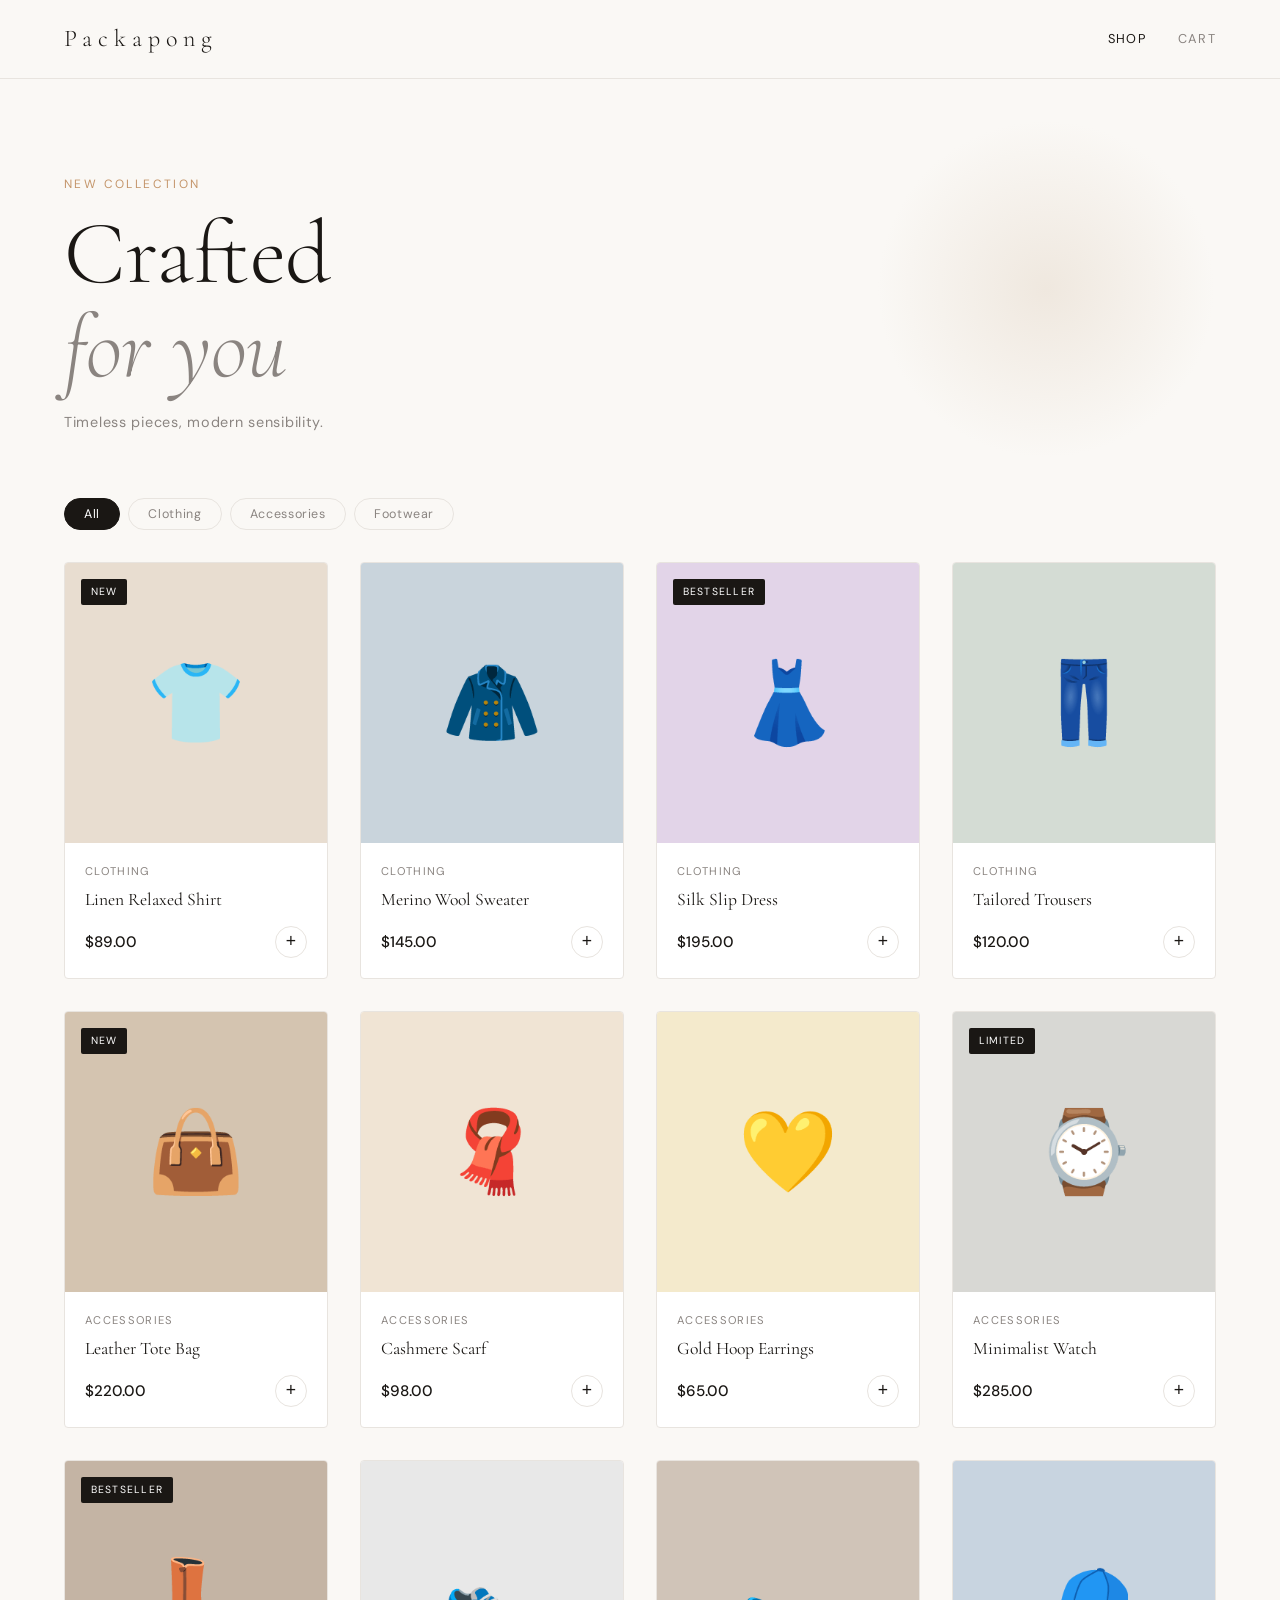
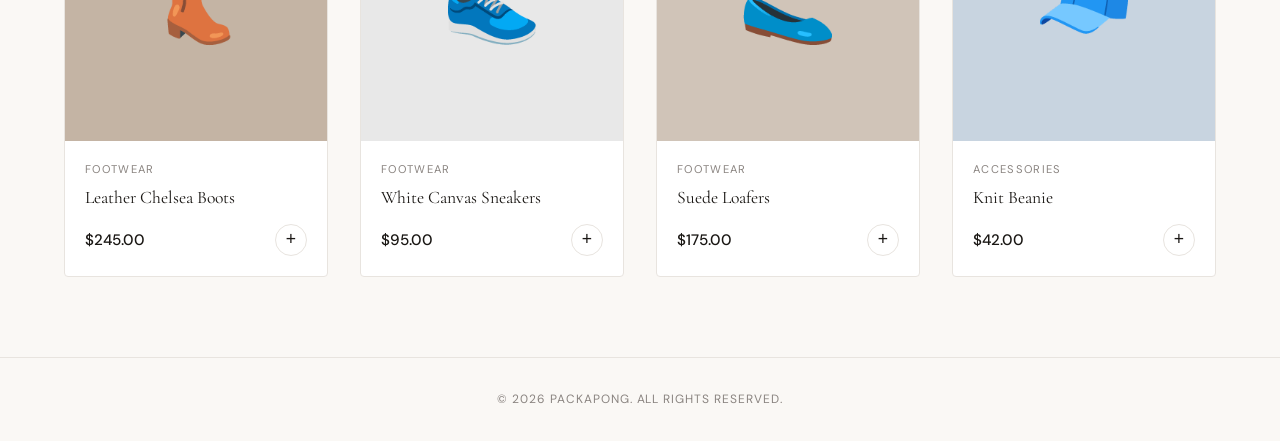
<file: index.html>
<!DOCTYPE html>
<html lang="en">
<head>
  <meta charset="UTF-8" />
  <meta name="viewport" content="width=device-width, initial-scale=1.0"/>
  <title>Packapong — Shop</title>
  <link rel="stylesheet" href="style.css"/>
  <link href="https://fonts.googleapis.com/css2?family=Cormorant+Garamond:ital,wght@0,300;0,400;0,600;1,300;1,400&family=DM+Sans:wght@300;400;500&display=swap" rel="stylesheet"/>
</head>
<body>
  <!-- NAV -->
  <nav class="nav">
    <a href="index.html" class="nav-logo">Packapong</a>
    <div class="nav-links">
      <a href="index.html" class="active">Shop</a>
      <a href="cart.html" class="cart-link">
        Cart <span class="cart-badge" id="cartCount">0</span>
      </a>
    </div>
  </nav>

  <!-- HERO -->
  <header class="hero">
    <div class="hero-text">
      <p class="hero-eyebrow">New Collection</p>
      <h1>Crafted<br/><em>for you</em></h1>
      <p class="hero-sub">Timeless pieces, modern sensibility.</p>
    </div>
    <div class="hero-accent"></div>
  </header>

  <!-- FILTERS -->
  <section class="filters">
    <button class="filter-btn active" data-filter="all">All</button>
    <button class="filter-btn" data-filter="clothing">Clothing</button>
    <button class="filter-btn" data-filter="accessories">Accessories</button>
    <button class="filter-btn" data-filter="footwear">Footwear</button>
  </section>

  <!-- PRODUCT GRID -->
  <main class="product-grid" id="productGrid"></main>

  <!-- TOAST -->
  <div class="toast" id="toast">Added to cart</div>

  <footer class="footer">
    <p>© 2026 Packapong. All rights reserved.</p>
  </footer>

  <script src="data.js"></script>
  <script src="cart.js"></script>
  <script>
    renderProducts(products, 'productGrid');

    document.querySelectorAll('.filter-btn').forEach(btn => {
      btn.addEventListener('click', () => {
        document.querySelectorAll('.filter-btn').forEach(b => b.classList.remove('active'));
        btn.classList.add('active');
        const f = btn.dataset.filter;
        const filtered = f === 'all' ? products : products.filter(p => p.category === f);
        renderProducts(filtered, 'productGrid');
      });
    });

    function renderProducts(list, gridId) {
      const grid = document.getElementById(gridId);
      grid.innerHTML = list.map(p => `
        <article class="product-card" data-id="${p.id}">
          <a href="product.html?id=${p.id}" class="product-img-wrap">
            <div class="product-img" style="background:${p.color}">
              <span class="product-emoji">${p.emoji}</span>
            </div>
            ${p.badge ? `<span class="badge">${p.badge}</span>` : ''}
          </a>
          <div class="product-info">
            <p class="product-cat">${p.category}</p>
            <a href="product.html?id=${p.id}" class="product-name">${p.name}</a>
            <div class="product-bottom">
              <span class="product-price">$${p.price.toFixed(2)}</span>
              <button class="add-btn" onclick="addToCart(${p.id})">+</button>
            </div>
          </div>
        </article>
      `).join('');
    }
  </script>
</body>
</html>
</file>
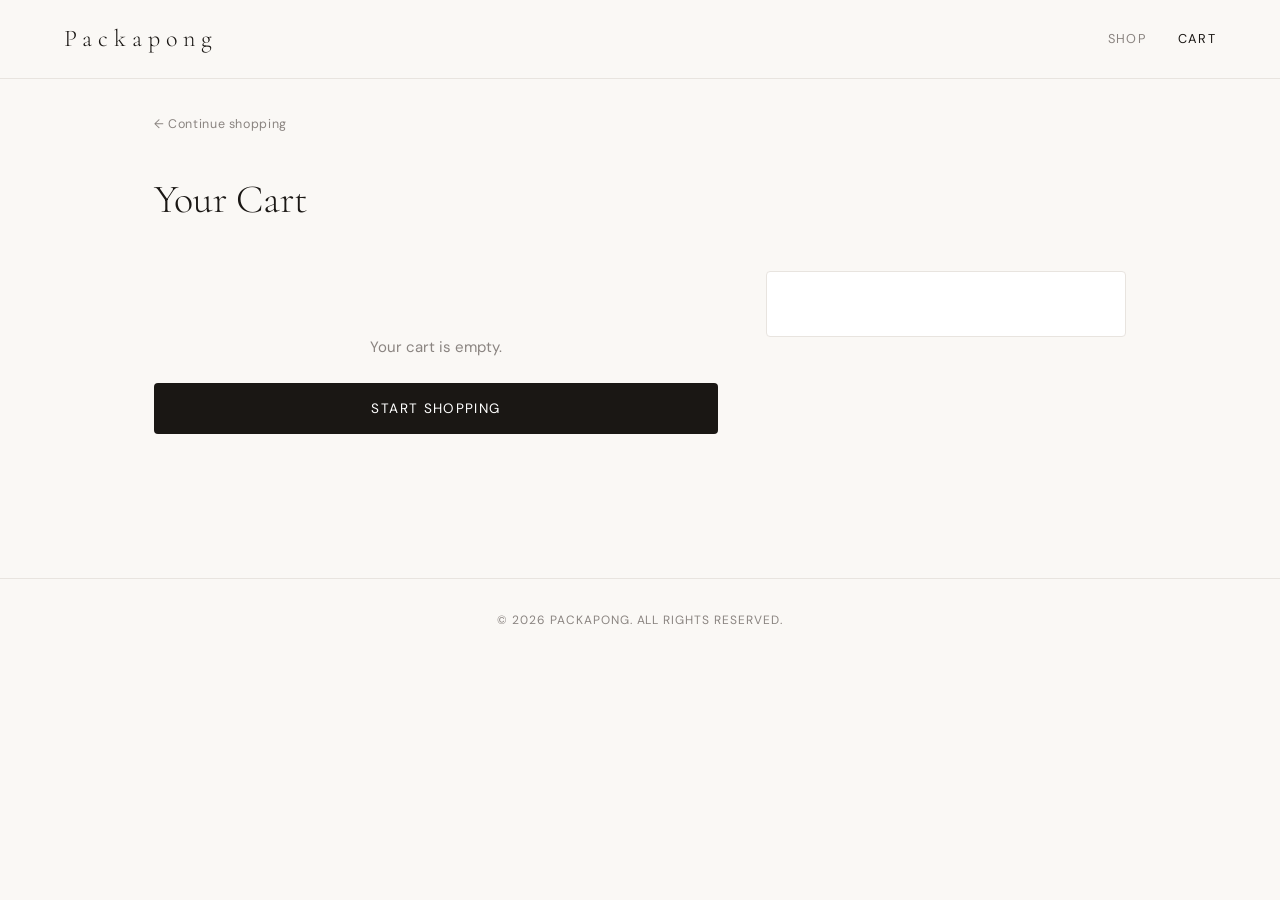
<file: cart.html>
<!DOCTYPE html>
<html lang="en">
<head>
  <meta charset="UTF-8"/>
  <meta name="viewport" content="width=device-width, initial-scale=1.0"/>
  <title>Packapong — Cart</title>
  <link rel="stylesheet" href="style.css"/>
  <link href="https://fonts.googleapis.com/css2?family=Cormorant+Garamond:ital,wght@0,300;0,400;0,600;1,300;1,400&family=DM+Sans:wght@300;400;500&display=swap" rel="stylesheet"/>
</head>
<body>
  <nav class="nav">
    <a href="index.html" class="nav-logo">Packapong</a>
    <div class="nav-links">
      <a href="index.html">Shop</a>
      <a href="cart.html" class="cart-link active">Cart <span class="cart-badge" id="cartCount">0</span></a>
    </div>
  </nav>

  <main class="cart-page">
    <a class="back-link" href="index.html">← Continue shopping</a>
    <h1 class="page-title">Your Cart</h1>
    <div class="cart-layout">
      <div class="cart-items" id="cartItems"></div>
      <aside class="cart-summary" id="cartSummary"></aside>
    </div>
  </main>

  <footer class="footer"><p>© 2026 Packapong. All rights reserved.</p></footer>

  <script src="data.js"></script>
  <script src="cart.js"></script>
  <script>
    function renderCart() {
      const cart = getCart();
      const itemsEl = document.getElementById('cartItems');
      const summaryEl = document.getElementById('cartSummary');
      updateCartBadge();

      if (cart.length === 0) {
        itemsEl.innerHTML = `<div class="empty-cart"><p>Your cart is empty.</p><a href="index.html" class="cta-btn" style="display:inline-block;text-decoration:none;margin-top:1.5rem;">Start Shopping</a></div>`;
        summaryEl.innerHTML = '';
        return;
      }

      itemsEl.innerHTML = cart.map(item => {
        const p = products.find(x => x.id === item.id);
        return `
          <div class="cart-item">
            <div class="cart-item-img" style="background:${p.color}"><span>${p.emoji}</span></div>
            <div class="cart-item-info">
              <p class="cart-item-cat">${p.category}</p>
              <p class="cart-item-name">${p.name}</p>
              <p class="cart-item-price">$${p.price.toFixed(2)}</p>
            </div>
            <div class="cart-item-controls">
              <button class="qty-btn" onclick="updateQty(${item.id}, ${item.qty - 1})">−</button>
              <span class="qty-display">${item.qty}</span>
              <button class="qty-btn" onclick="updateQty(${item.id}, ${item.qty + 1})">+</button>
              <button class="remove-btn" onclick="removeFromCart(${item.id})">✕</button>
            </div>
          </div>
        `;
      }).join('');

      const subtotal = cart.reduce((sum, item) => {
        const p = products.find(x => x.id === item.id);
        return sum + p.price * item.qty;
      }, 0);
      const shipping = subtotal > 100 ? 0 : 9.99;
      const total = subtotal + shipping;

      summaryEl.innerHTML = `
        <h3 class="summary-title">Order Summary</h3>
        <div class="summary-row"><span>Subtotal</span><span>$${subtotal.toFixed(2)}</span></div>
        <div class="summary-row"><span>Shipping</span><span>${shipping === 0 ? '<em>Free</em>' : '$' + shipping.toFixed(2)}</span></div>
        ${subtotal < 100 ? `<p class="free-shipping-msg">Spend $${(100 - subtotal).toFixed(2)} more for free shipping</p>` : '<p class="free-shipping-msg success">🎉 You have free shipping!</p>'}
        <div class="summary-row total-row"><span>Total</span><span>$${total.toFixed(2)}</span></div>
        <a href="checkout.html" class="cta-btn" style="display:block;text-align:center;text-decoration:none;margin-top:1.5rem;">Proceed to Checkout</a>
      `;
    }

    function updateQty(id, newQty) {
      if (newQty < 1) { removeFromCart(id); return; }
      let cart = getCart();
      cart = cart.map(i => i.id === id ? {...i, qty: newQty} : i);
      saveCart(cart);
      renderCart();
    }

    renderCart();
  </script>
</body>
</html>
</file>
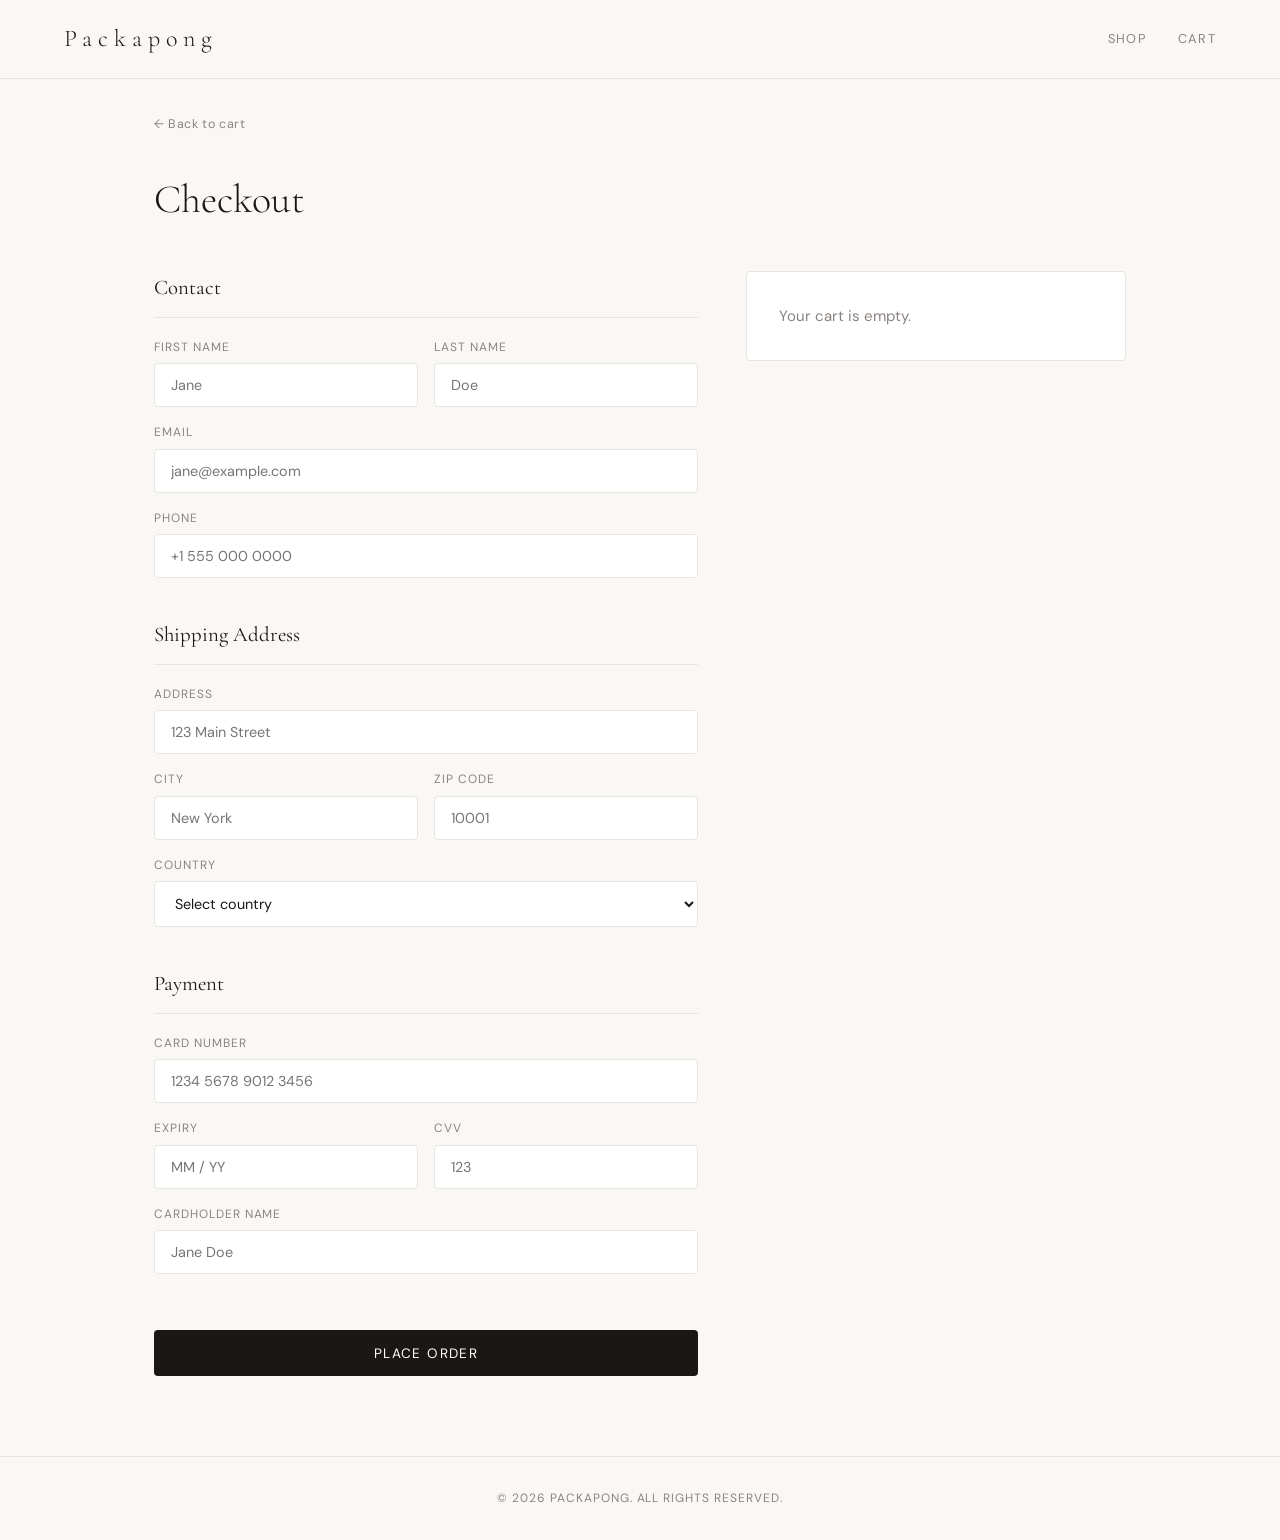
<file: checkout.html>
<!DOCTYPE html>
<html lang="en">
<head>
  <meta charset="UTF-8"/>
  <meta name="viewport" content="width=device-width, initial-scale=1.0"/>
  <title>Packapong — Checkout</title>
  <link rel="stylesheet" href="style.css"/>
  <link href="https://fonts.googleapis.com/css2?family=Cormorant+Garamond:ital,wght@0,300;0,400;0,600;1,300;1,400&family=DM+Sans:wght@300;400;500&display=swap" rel="stylesheet"/>
</head>
<body>
  <nav class="nav">
    <a href="index.html" class="nav-logo">Packapong</a>
    <div class="nav-links">
      <a href="index.html">Shop</a>
      <a href="cart.html" class="cart-link">Cart <span class="cart-badge" id="cartCount">0</span></a>
    </div>
  </nav>

  <main class="checkout-page">
    <a class="back-link" href="cart.html">← Back to cart</a>
    <h1 class="page-title">Checkout</h1>

    <div class="checkout-layout">
      <!-- FORM -->
      <div class="checkout-form-wrap">
        <section class="form-section">
          <h2 class="form-section-title">Contact</h2>
          <div class="form-row">
            <div class="form-group">
              <label>First Name</label>
              <input type="text" id="firstName" placeholder="Jane"/>
            </div>
            <div class="form-group">
              <label>Last Name</label>
              <input type="text" id="lastName" placeholder="Doe"/>
            </div>
          </div>
          <div class="form-group">
            <label>Email</label>
            <input type="email" id="email" placeholder="jane@example.com"/>
          </div>
          <div class="form-group">
            <label>Phone</label>
            <input type="tel" id="phone" placeholder="+1 555 000 0000"/>
          </div>
        </section>

        <section class="form-section">
          <h2 class="form-section-title">Shipping Address</h2>
          <div class="form-group">
            <label>Address</label>
            <input type="text" id="address" placeholder="123 Main Street"/>
          </div>
          <div class="form-row">
            <div class="form-group">
              <label>City</label>
              <input type="text" id="city" placeholder="New York"/>
            </div>
            <div class="form-group">
              <label>ZIP Code</label>
              <input type="text" id="zip" placeholder="10001"/>
            </div>
          </div>
          <div class="form-group">
            <label>Country</label>
            <select id="country">
              <option value="">Select country</option>
              <option>United States</option>
              <option>United Kingdom</option>
              <option>Thailand</option>
              <option>Australia</option>
              <option>Canada</option>
              <option>Germany</option>
              <option>France</option>
              <option>Japan</option>
            </select>
          </div>
        </section>

        <section class="form-section">
          <h2 class="form-section-title">Payment</h2>
          <div class="form-group">
            <label>Card Number</label>
            <input type="text" placeholder="1234 5678 9012 3456" maxlength="19" oninput="formatCard(this)"/>
          </div>
          <div class="form-row">
            <div class="form-group">
              <label>Expiry</label>
              <input type="text" placeholder="MM / YY" maxlength="7" oninput="formatExpiry(this)"/>
            </div>
            <div class="form-group">
              <label>CVV</label>
              <input type="text" placeholder="123" maxlength="3"/>
            </div>
          </div>
          <div class="form-group">
            <label>Cardholder Name</label>
            <input type="text" placeholder="Jane Doe"/>
          </div>
        </section>

        <button class="cta-btn" style="width:100%;margin-top:1rem;" onclick="placeOrder()">Place Order</button>
      </div>

      <!-- ORDER SUMMARY -->
      <aside class="checkout-summary" id="checkoutSummary"></aside>
    </div>
  </main>

  <!-- SUCCESS MODAL -->
  <div class="modal-overlay" id="modalOverlay">
    <div class="modal">
      <div class="modal-icon">✓</div>
      <h2>Order Placed!</h2>
      <p>Thank you for your purchase. A confirmation email will be sent shortly.</p>
      <a href="index.html" class="cta-btn" style="display:inline-block;text-decoration:none;margin-top:1.5rem;">Continue Shopping</a>
    </div>
  </div>

  <footer class="footer"><p>© 2026 Packapong. All rights reserved.</p></footer>

  <script src="data.js"></script>
  <script src="cart.js"></script>
  <script>
    function renderSummary() {
      const cart = getCart();
      const el = document.getElementById('checkoutSummary');
      updateCartBadge();
      if (cart.length === 0) {
        el.innerHTML = '<p style="color:var(--muted)">Your cart is empty.</p>';
        return;
      }
      const subtotal = cart.reduce((s, i) => s + products.find(p => p.id === i.id).price * i.qty, 0);
      const shipping = subtotal > 100 ? 0 : 9.99;
      const total = subtotal + shipping;

      el.innerHTML = `
        <h3 class="summary-title">Order Summary</h3>
        ${cart.map(item => {
          const p = products.find(x => x.id === item.id);
          return `<div class="checkout-item">
            <div class="checkout-item-img" style="background:${p.color}"><span>${p.emoji}</span></div>
            <div><p class="checkout-item-name">${p.name}</p><p class="checkout-item-qty">Qty: ${item.qty}</p></div>
            <span>$${(p.price * item.qty).toFixed(2)}</span>
          </div>`;
        }).join('')}
        <hr class="divider"/>
        <div class="summary-row"><span>Subtotal</span><span>$${subtotal.toFixed(2)}</span></div>
        <div class="summary-row"><span>Shipping</span><span>${shipping === 0 ? 'Free' : '$' + shipping.toFixed(2)}</span></div>
        <div class="summary-row total-row"><span>Total</span><span>$${total.toFixed(2)}</span></div>
      `;
    }

    function placeOrder() {
      // Basic validation
      const required = ['firstName','lastName','email','address','city','zip','country'];
      let valid = true;
      required.forEach(id => {
        const el = document.getElementById(id);
        if (!el.value.trim()) { el.style.borderColor = '#c0392b'; valid = false; }
        else el.style.borderColor = '';
      });
      if (!valid) { alert('Please fill in all required fields.'); return; }

      document.getElementById('modalOverlay').classList.add('active');
      saveCart([]);
    }

    function formatCard(el) {
      let v = el.value.replace(/\D/g,'').substring(0,16);
      el.value = v.replace(/(.{4})/g,'$1 ').trim();
    }
    function formatExpiry(el) {
      let v = el.value.replace(/\D/g,'').substring(0,4);
      if (v.length >= 2) v = v.slice(0,2) + ' / ' + v.slice(2);
      el.value = v;
    }

    renderSummary();
  </script>
</body>
</html>
</file>
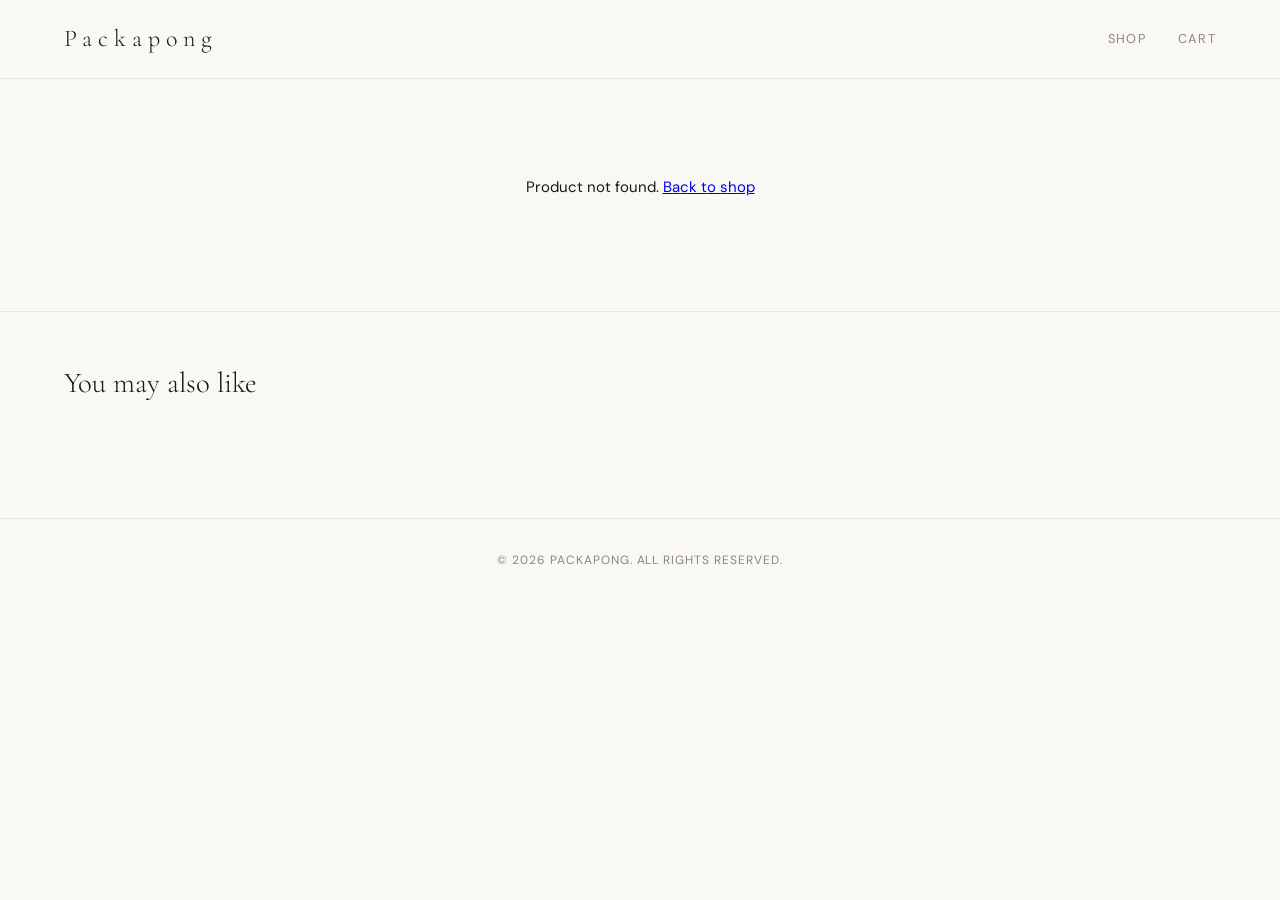
<file: product.html>
<!DOCTYPE html>
<html lang="en">
<head>
  <meta charset="UTF-8"/>
  <meta name="viewport" content="width=device-width, initial-scale=1.0"/>
  <title>Packapong — Product</title>
  <link rel="stylesheet" href="style.css"/>
  <link href="https://fonts.googleapis.com/css2?family=Cormorant+Garamond:ital,wght@0,300;0,400;0,600;1,300;1,400&family=DM+Sans:wght@300;400;500&display=swap" rel="stylesheet"/>
</head>
<body>
  <nav class="nav">
    <a href="index.html" class="nav-logo">Packapong</a>
    <div class="nav-links">
      <a href="index.html">Shop</a>
      <a href="cart.html" class="cart-link">Cart <span class="cart-badge" id="cartCount">0</span></a>
    </div>
  </nav>

  <main class="product-detail" id="productDetail"></main>

  <section class="related-section">
    <h3>You may also like</h3>
    <div class="product-grid related-grid" id="relatedGrid"></div>
  </section>

  <div class="toast" id="toast">Added to cart</div>
  <footer class="footer"><p>© 2026 Packapong. All rights reserved.</p></footer>

  <script src="data.js"></script>
  <script src="cart.js"></script>
  <script>
    const params = new URLSearchParams(location.search);
    const id = parseInt(params.get('id'));
    const product = products.find(p => p.id === id);

    if (!product) {
      document.getElementById('productDetail').innerHTML = '<p style="padding:4rem;text-align:center;">Product not found. <a href="index.html">Back to shop</a></p>';
    } else {
      document.title = `Packapong — ${product.name}`;
      document.getElementById('productDetail').innerHTML = `
        <a class="back-link" href="index.html">← Back to shop</a>
        <div class="detail-layout">
          <div class="detail-img" style="background:${product.color}">
            <span class="detail-emoji">${product.emoji}</span>
          </div>
          <div class="detail-info">
            <p class="product-cat">${product.category}</p>
            <h1 class="detail-name">${product.name}</h1>
            <p class="detail-price">$${product.price.toFixed(2)}</p>
            <p class="detail-desc">${product.description}</p>
            <div class="size-row">
              <p class="size-label">Select Size</p>
              <div class="sizes">
                ${product.sizes.map(s => `<button class="size-btn" onclick="selectSize(this)">${s}</button>`).join('')}
              </div>
            </div>
            <div class="qty-row">
              <button class="qty-btn" onclick="changeQty(-1)">−</button>
              <span class="qty-display" id="qtyDisplay">1</span>
              <button class="qty-btn" onclick="changeQty(1)">+</button>
            </div>
            <button class="cta-btn" onclick="addToCartDetail(${product.id})">Add to Cart</button>
          </div>
        </div>
      `;

      // Related products
      const related = products.filter(p => p.category === product.category && p.id !== product.id).slice(0, 3);
      document.getElementById('relatedGrid').innerHTML = related.map(p => `
        <article class="product-card">
          <a href="product.html?id=${p.id}" class="product-img-wrap">
            <div class="product-img" style="background:${p.color}"><span class="product-emoji">${p.emoji}</span></div>
          </a>
          <div class="product-info">
            <p class="product-cat">${p.category}</p>
            <a href="product.html?id=${p.id}" class="product-name">${p.name}</a>
            <div class="product-bottom">
              <span class="product-price">$${p.price.toFixed(2)}</span>
              <button class="add-btn" onclick="addToCart(${p.id})">+</button>
            </div>
          </div>
        </article>
      `).join('');
    }

    let qty = 1;
    function changeQty(d) {
      qty = Math.max(1, qty + d);
      document.getElementById('qtyDisplay').textContent = qty;
    }
    function selectSize(el) {
      document.querySelectorAll('.size-btn').forEach(b => b.classList.remove('selected'));
      el.classList.add('selected');
    }
    function addToCartDetail(id) {
      for (let i = 0; i < qty; i++) addToCart(id);
    }
  </script>
</body>
</html>
</file>
<file: style.css>
/* ===========================
   Packapong — Global Styles
   =========================== */

:root {
  --bg: #faf8f5;
  --surface: #ffffff;
  --ink: #1a1714;
  --muted: #8a8480;
  --border: #e8e4df;
  --accent: #1a1714;
  --accent-warm: #c4956a;
  --radius: 4px;
  --font-display: 'Cormorant Garamond', Georgia, serif;
  --font-body: 'DM Sans', sans-serif;
}

*, *::before, *::after { box-sizing: border-box; margin: 0; padding: 0; }

html { scroll-behavior: smooth; }

body {
  background: var(--bg);
  color: var(--ink);
  font-family: var(--font-body);
  font-size: 15px;
  line-height: 1.6;
  min-height: 100vh;
}

/* ===== NAV ===== */
.nav {
  position: sticky; top: 0; z-index: 100;
  display: flex; justify-content: space-between; align-items: center;
  padding: 1.25rem 4rem;
  background: rgba(250, 248, 245, 0.92);
  backdrop-filter: blur(12px);
  border-bottom: 1px solid var(--border);
}

.nav-logo {
  font-family: var(--font-display);
  font-size: 1.5rem;
  letter-spacing: 0.25em;
  color: var(--ink);
  text-decoration: none;
  font-weight: 300;
}

.nav-links {
  display: flex; gap: 2rem; align-items: center;
}

.nav-links a {
  text-decoration: none;
  color: var(--muted);
  font-size: 0.8rem;
  letter-spacing: 0.1em;
  text-transform: uppercase;
  transition: color 0.2s;
}

.nav-links a:hover,
.nav-links a.active { color: var(--ink); }

.cart-link { position: relative; }

.cart-badge {
  display: inline-flex; align-items: center; justify-content: center;
  background: var(--ink); color: #fff;
  border-radius: 50%;
  width: 18px; height: 18px;
  font-size: 0.65rem;
  margin-left: 4px;
}

/* ===== HERO ===== */
.hero {
  position: relative;
  padding: 6rem 4rem 4rem;
  overflow: hidden;
}

.hero-eyebrow {
  font-size: 0.75rem;
  letter-spacing: 0.2em;
  text-transform: uppercase;
  color: var(--accent-warm);
  margin-bottom: 0.75rem;
}

.hero-text h1 {
  font-family: var(--font-display);
  font-size: clamp(3rem, 7vw, 6rem);
  font-weight: 300;
  line-height: 1.05;
  color: var(--ink);
}

.hero-text h1 em {
  font-style: italic;
  color: var(--muted);
}

.hero-sub {
  margin-top: 1rem;
  font-size: 0.9rem;
  color: var(--muted);
  letter-spacing: 0.05em;
}

.hero-accent {
  position: absolute;
  right: 4rem; top: 50%;
  transform: translateY(-50%);
  width: 340px; height: 340px;
  background: radial-gradient(circle, #e8ddd0 0%, transparent 70%);
  border-radius: 50%;
  opacity: 0.6;
  pointer-events: none;
}

/* ===== FILTERS ===== */
.filters {
  display: flex; gap: 0.5rem;
  padding: 0 4rem 2rem;
  flex-wrap: wrap;
}

.filter-btn {
  padding: 0.45rem 1.2rem;
  border: 1px solid var(--border);
  border-radius: 50px;
  background: none;
  font-family: var(--font-body);
  font-size: 0.78rem;
  letter-spacing: 0.05em;
  cursor: pointer;
  color: var(--muted);
  transition: all 0.2s;
}

.filter-btn:hover { border-color: var(--ink); color: var(--ink); }
.filter-btn.active { background: var(--ink); color: #fff; border-color: var(--ink); }

/* ===== PRODUCT GRID ===== */
.product-grid {
  display: grid;
  grid-template-columns: repeat(auto-fill, minmax(260px, 1fr));
  gap: 2rem;
  padding: 0 4rem 5rem;
}

.product-card {
  background: var(--surface);
  border: 1px solid var(--border);
  border-radius: var(--radius);
  overflow: hidden;
  transition: transform 0.25s, box-shadow 0.25s;
}

.product-card:hover {
  transform: translateY(-4px);
  box-shadow: 0 12px 40px rgba(0,0,0,0.08);
}

.product-img-wrap {
  display: block;
  position: relative;
  text-decoration: none;
}

.product-img {
  height: 280px;
  display: flex; align-items: center; justify-content: center;
}

.product-emoji { font-size: 5rem; }

.badge {
  position: absolute; top: 1rem; left: 1rem;
  background: var(--ink); color: #fff;
  font-size: 0.65rem;
  letter-spacing: 0.12em;
  text-transform: uppercase;
  padding: 0.3rem 0.6rem;
  border-radius: 2px;
}

.product-info { padding: 1.25rem; }

.product-cat {
  font-size: 0.7rem;
  text-transform: uppercase;
  letter-spacing: 0.12em;
  color: var(--muted);
  margin-bottom: 0.3rem;
}

.product-name {
  display: block;
  font-family: var(--font-display);
  font-size: 1.1rem;
  font-weight: 400;
  color: var(--ink);
  text-decoration: none;
  margin-bottom: 0.75rem;
}

.product-name:hover { text-decoration: underline; }

.product-bottom {
  display: flex; justify-content: space-between; align-items: center;
}

.product-price {
  font-size: 0.95rem;
  font-weight: 500;
}

.add-btn {
  width: 32px; height: 32px;
  border: 1px solid var(--border);
  border-radius: 50%;
  background: none;
  font-size: 1.1rem;
  cursor: pointer;
  display: flex; align-items: center; justify-content: center;
  transition: all 0.2s;
  color: var(--ink);
}

.add-btn:hover { background: var(--ink); color: #fff; border-color: var(--ink); }

/* ===== PRODUCT DETAIL ===== */
.product-detail {
  padding: 2rem 4rem 3rem;
  max-width: 1100px;
  margin: 0 auto;
}

.back-link {
  display: inline-block;
  font-size: 0.78rem;
  letter-spacing: 0.05em;
  color: var(--muted);
  text-decoration: none;
  margin-bottom: 2rem;
  transition: color 0.2s;
}
.back-link:hover { color: var(--ink); }

.detail-layout {
  display: grid;
  grid-template-columns: 1fr 1fr;
  gap: 4rem;
  align-items: start;
}

.detail-img {
  border-radius: var(--radius);
  height: 520px;
  display: flex; align-items: center; justify-content: center;
}

.detail-emoji { font-size: 9rem; }

.detail-name {
  font-family: var(--font-display);
  font-size: 2.5rem;
  font-weight: 300;
  line-height: 1.15;
  margin-bottom: 0.75rem;
}

.detail-price {
  font-size: 1.5rem;
  font-weight: 500;
  margin-bottom: 1.5rem;
}

.detail-desc {
  color: var(--muted);
  line-height: 1.8;
  font-size: 0.9rem;
  margin-bottom: 2rem;
}

.size-label {
  font-size: 0.75rem;
  text-transform: uppercase;
  letter-spacing: 0.1em;
  margin-bottom: 0.75rem;
  color: var(--muted);
}

.sizes { display: flex; gap: 0.5rem; flex-wrap: wrap; margin-bottom: 1.5rem; }

.size-btn {
  padding: 0.4rem 0.9rem;
  border: 1px solid var(--border);
  background: none;
  border-radius: 2px;
  font-size: 0.8rem;
  cursor: pointer;
  transition: all 0.2s;
}

.size-btn:hover, .size-btn.selected {
  background: var(--ink); color: #fff; border-color: var(--ink);
}

.qty-row {
  display: flex; align-items: center; gap: 1rem;
  margin-bottom: 1.5rem;
}

.qty-btn {
  width: 36px; height: 36px;
  border: 1px solid var(--border);
  background: none; border-radius: 50%;
  font-size: 1.2rem; cursor: pointer;
  display: flex; align-items: center; justify-content: center;
  transition: all 0.2s;
}

.qty-btn:hover { background: var(--ink); color: #fff; border-color: var(--ink); }

.qty-display {
  font-size: 1rem;
  min-width: 24px;
  text-align: center;
}

.cta-btn {
  padding: 0.9rem 2rem;
  background: var(--ink); color: #fff;
  border: none; border-radius: var(--radius);
  font-family: var(--font-body);
  font-size: 0.85rem;
  letter-spacing: 0.1em;
  text-transform: uppercase;
  cursor: pointer;
  transition: background 0.2s;
  width: 100%;
}

.cta-btn:hover { background: #3a3430; }

/* ===== RELATED ===== */
.related-section {
  padding: 3rem 4rem 5rem;
  border-top: 1px solid var(--border);
}

.related-section h3 {
  font-family: var(--font-display);
  font-size: 1.8rem;
  font-weight: 300;
  margin-bottom: 2rem;
}

.related-grid { padding: 0 !important; }

/* ===== CART ===== */
.cart-page {
  padding: 2rem 4rem 5rem;
  max-width: 1100px;
  margin: 0 auto;
}

.page-title {
  font-family: var(--font-display);
  font-size: 2.5rem;
  font-weight: 300;
  margin-bottom: 2.5rem;
}

.cart-layout {
  display: grid;
  grid-template-columns: 1fr 360px;
  gap: 3rem;
  align-items: start;
}

.cart-item {
  display: grid;
  grid-template-columns: 80px 1fr auto;
  gap: 1.5rem;
  align-items: center;
  padding: 1.5rem 0;
  border-bottom: 1px solid var(--border);
}

.cart-item-img {
  width: 80px; height: 80px;
  border-radius: var(--radius);
  display: flex; align-items: center; justify-content: center;
  font-size: 2rem;
}

.cart-item-cat {
  font-size: 0.7rem;
  text-transform: uppercase;
  letter-spacing: 0.12em;
  color: var(--muted);
  margin-bottom: 0.2rem;
}

.cart-item-name {
  font-family: var(--font-display);
  font-size: 1.05rem;
  margin-bottom: 0.3rem;
}

.cart-item-price { font-size: 0.9rem; color: var(--muted); }

.cart-item-controls {
  display: flex; align-items: center; gap: 0.75rem;
}

.remove-btn {
  background: none; border: none;
  color: var(--muted); font-size: 0.8rem;
  cursor: pointer; padding: 0.3rem;
  transition: color 0.2s;
  margin-left: 0.5rem;
}

.remove-btn:hover { color: #c0392b; }

.empty-cart {
  padding: 4rem 0;
  text-align: center;
  color: var(--muted);
}

/* ===== CART SUMMARY ===== */
.cart-summary, .checkout-summary {
  background: var(--surface);
  border: 1px solid var(--border);
  border-radius: var(--radius);
  padding: 2rem;
  position: sticky;
  top: 90px;
}

.summary-title {
  font-family: var(--font-display);
  font-size: 1.3rem;
  font-weight: 400;
  margin-bottom: 1.5rem;
}

.summary-row {
  display: flex;
  justify-content: space-between;
  font-size: 0.9rem;
  margin-bottom: 0.75rem;
  color: var(--muted);
}

.summary-row em { font-style: normal; color: #27ae60; }

.total-row {
  font-size: 1rem;
  font-weight: 500;
  color: var(--ink);
  border-top: 1px solid var(--border);
  padding-top: 0.75rem;
  margin-top: 0.5rem;
}

.free-shipping-msg {
  font-size: 0.78rem;
  color: var(--muted);
  margin-bottom: 0.75rem;
}

.free-shipping-msg.success { color: #27ae60; }

/* ===== CHECKOUT ===== */
.checkout-page {
  padding: 2rem 4rem 5rem;
  max-width: 1100px;
  margin: 0 auto;
}

.checkout-layout {
  display: grid;
  grid-template-columns: 1fr 380px;
  gap: 3rem;
  align-items: start;
}

.form-section { margin-bottom: 2.5rem; }

.form-section-title {
  font-family: var(--font-display);
  font-size: 1.3rem;
  font-weight: 400;
  margin-bottom: 1.25rem;
  padding-bottom: 0.75rem;
  border-bottom: 1px solid var(--border);
}

.form-row {
  display: grid;
  grid-template-columns: 1fr 1fr;
  gap: 1rem;
}

.form-group {
  display: flex;
  flex-direction: column;
  gap: 0.4rem;
  margin-bottom: 1rem;
}

.form-group label {
  font-size: 0.75rem;
  text-transform: uppercase;
  letter-spacing: 0.08em;
  color: var(--muted);
}

.form-group input,
.form-group select {
  padding: 0.75rem 1rem;
  border: 1px solid var(--border);
  border-radius: var(--radius);
  background: var(--surface);
  font-family: var(--font-body);
  font-size: 0.9rem;
  color: var(--ink);
  transition: border-color 0.2s;
  outline: none;
}

.form-group input:focus,
.form-group select:focus { border-color: var(--ink); }

.checkout-item {
  display: flex; gap: 1rem; align-items: center;
  padding: 0.75rem 0;
  border-bottom: 1px solid var(--border);
}

.checkout-item-img {
  width: 56px; height: 56px;
  border-radius: 4px;
  display: flex; align-items: center; justify-content: center;
  font-size: 1.5rem;
  flex-shrink: 0;
}

.checkout-item-name { font-size: 0.85rem; margin-bottom: 0.2rem; }
.checkout-item-qty { font-size: 0.75rem; color: var(--muted); }

.checkout-item > span:last-child {
  margin-left: auto;
  font-size: 0.85rem;
  font-weight: 500;
  white-space: nowrap;
}

.divider {
  border: none;
  border-top: 1px solid var(--border);
  margin: 1rem 0;
}

/* ===== MODAL ===== */
.modal-overlay {
  position: fixed; inset: 0;
  background: rgba(0,0,0,0.5);
  display: flex; align-items: center; justify-content: center;
  opacity: 0; pointer-events: none;
  transition: opacity 0.3s;
  z-index: 1000;
}

.modal-overlay.active { opacity: 1; pointer-events: all; }

.modal {
  background: var(--surface);
  padding: 3rem;
  border-radius: var(--radius);
  text-align: center;
  max-width: 400px;
  width: 90%;
  transform: translateY(20px);
  transition: transform 0.3s;
}

.modal-overlay.active .modal { transform: translateY(0); }

.modal-icon {
  width: 56px; height: 56px;
  background: #27ae60;
  color: #fff;
  border-radius: 50%;
  font-size: 1.5rem;
  display: flex; align-items: center; justify-content: center;
  margin: 0 auto 1.5rem;
}

.modal h2 {
  font-family: var(--font-display);
  font-size: 2rem;
  font-weight: 300;
  margin-bottom: 0.75rem;
}

.modal p { color: var(--muted); font-size: 0.9rem; }

/* ===== TOAST ===== */
.toast {
  position: fixed; bottom: 2rem; left: 50%;
  transform: translateX(-50%) translateY(80px);
  background: var(--ink); color: #fff;
  padding: 0.75rem 1.75rem;
  border-radius: 50px;
  font-size: 0.85rem;
  letter-spacing: 0.05em;
  opacity: 0;
  transition: all 0.3s cubic-bezier(0.34, 1.56, 0.64, 1);
  z-index: 999;
  pointer-events: none;
}

.toast.show {
  opacity: 1;
  transform: translateX(-50%) translateY(0);
}

/* ===== FOOTER ===== */
.footer {
  text-align: center;
  padding: 2rem;
  border-top: 1px solid var(--border);
  font-size: 0.75rem;
  letter-spacing: 0.08em;
  color: var(--muted);
  text-transform: uppercase;
}

/* ===== RESPONSIVE ===== */
@media (max-width: 768px) {
  .nav { padding: 1rem 1.5rem; }
  .hero { padding: 3rem 1.5rem 2rem; }
  .hero-accent { display: none; }
  .filters { padding: 0 1.5rem 1.5rem; }
  .product-grid { padding: 0 1.5rem 3rem; grid-template-columns: repeat(auto-fill, minmax(160px, 1fr)); gap: 1rem; }
  .product-detail, .cart-page, .checkout-page { padding: 1.5rem; }
  .detail-layout, .cart-layout, .checkout-layout { grid-template-columns: 1fr; }
  .cart-item { grid-template-columns: 70px 1fr; }
  .cart-item-controls { grid-column: 1 / -1; }
  .form-row { grid-template-columns: 1fr; }
  .related-section { padding: 2rem 1.5rem 3rem; }
}
</file>
